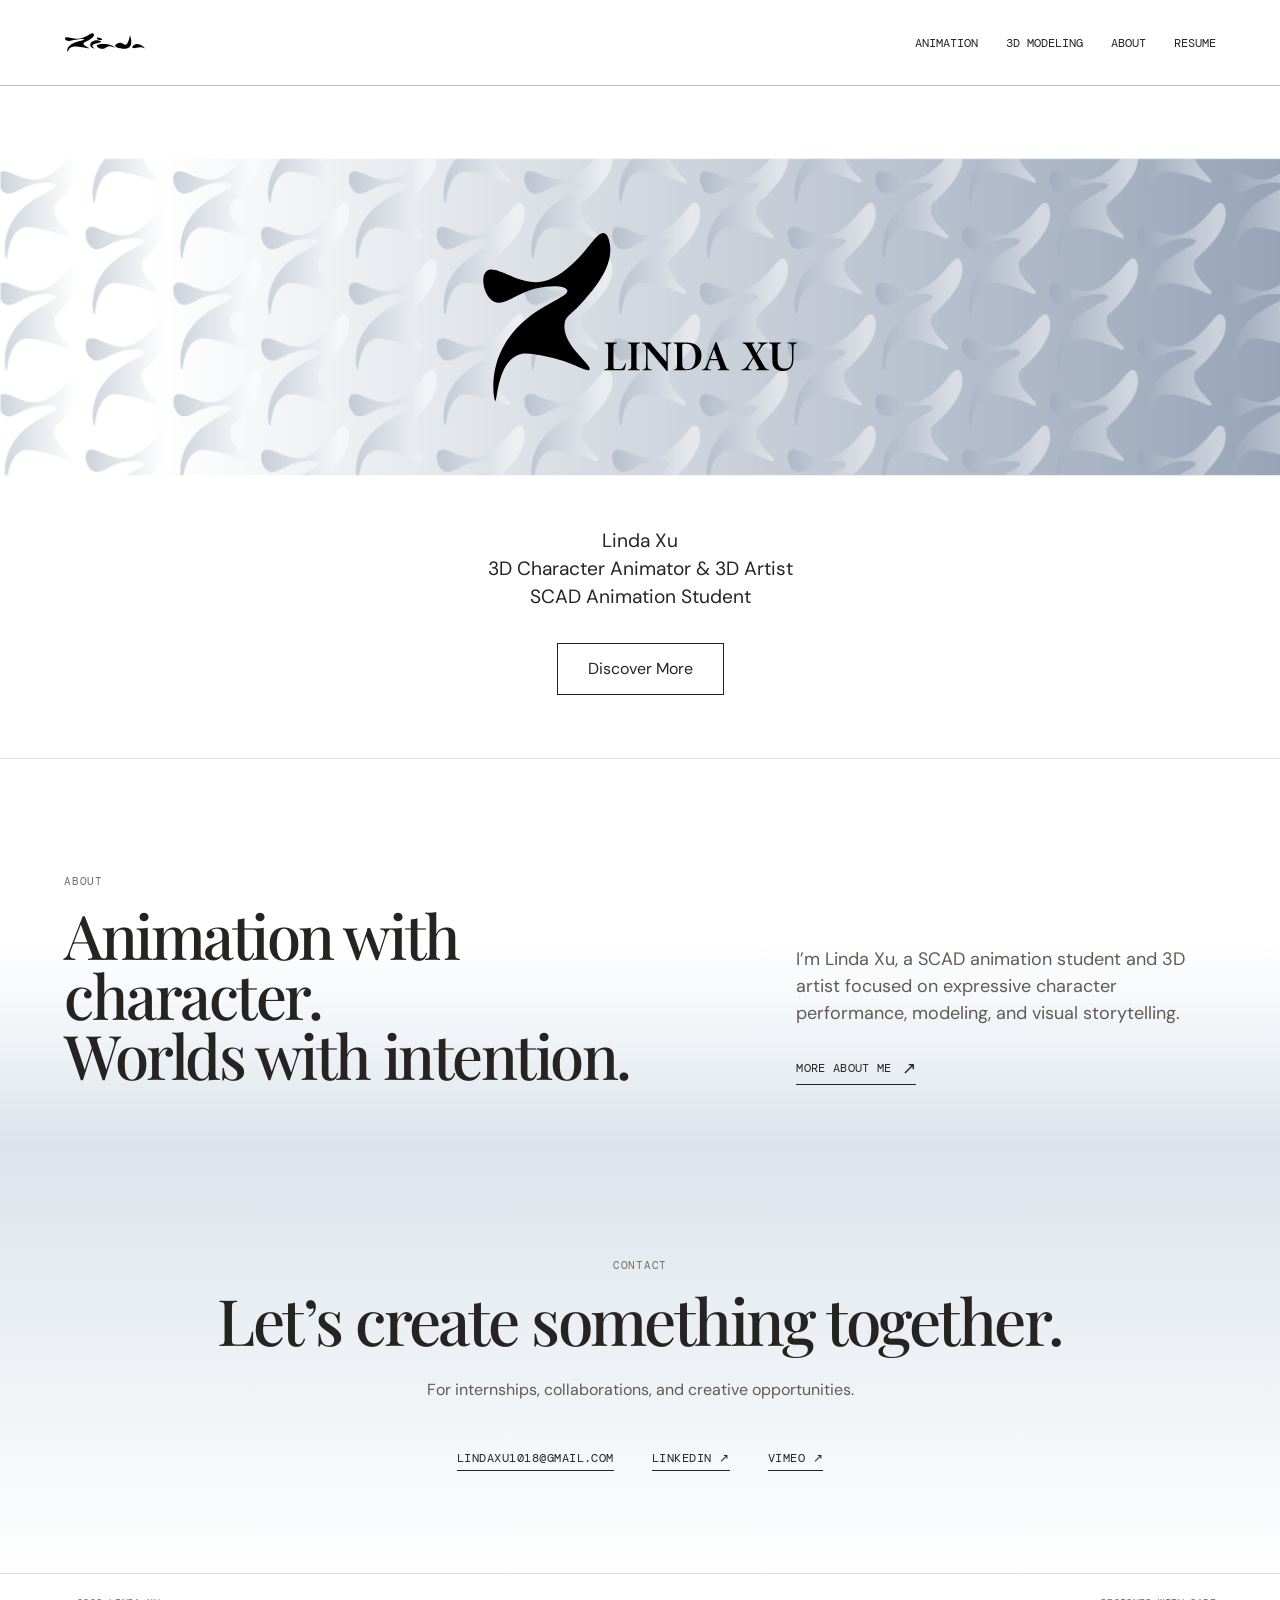
<file: index.html>
<!doctype html>
<html lang="en">
  <head>
    <meta charset="UTF-8" />
    <meta name="viewport" content="width=device-width, initial-scale=1.0" />
    <meta name="description" content="Linda Xu — 3D character animation and modeling portfolio." />
    <title>Linda Xu — Portfolio</title>
    <link rel="preconnect" href="https://fonts.googleapis.com" />
    <link rel="preconnect" href="https://fonts.gstatic.com" crossorigin />
    <link href="https://fonts.googleapis.com/css2?family=DM+Mono:wght@400;500&family=DM+Sans:opsz,wght@9..40,400;9..40,500;9..40,600&family=Playfair+Display:ital,wght@0,500;0,600;1,500&display=swap" rel="stylesheet" />
    <link rel="stylesheet" href="styles.css?v=20260924-1" />
  </head>
  <body class="home-page">
    <header class="site-header">
      <a class="brand" href="index.html" aria-label="Linda Xu home">
        <span class="logo-slot"><img src="assets/submark.svg" alt="Linda Xu submark" /></span>
      </a>
      <button class="menu-button" aria-label="Open navigation" aria-expanded="false">MENU</button>
      <nav class="site-nav" aria-label="Main navigation">
        <a href="animation.html">Animation</a>
        <a href="modeling.html">3D Modeling</a>
        <a href="about.html">About</a>
        <a href="resume.html">Resume</a>
      </nav>
    </header>

    <main>
      <section class="hero" id="home">
        <div class="hero-banner">
          <img class="hero-pattern" src="assets/linkedin-banner.png" alt="Linda Xu brand pattern" />
          <div class="hero-logo-lockup">
            <img src="assets/home-logo.svg" alt="Linda Xu logo" />
          </div>
        </div>
        <div class="hero-introduction">
          <p>Linda Xu</p>
          <p>3D Character Animator &amp; 3D Artist</p>
          <p>SCAD Animation Student</p>
          <a class="hero-button" href="animation.html">Discover More</a>
        </div>
      </section>

      <section class="home-about">
        <p class="eyebrow">ABOUT</p>
        <div class="home-about-grid">
          <h2>Animation with character.<br />Worlds with intention.</h2>
          <div>
            <p>I’m Linda Xu, a SCAD animation student and 3D artist focused on expressive character performance, modeling, and visual storytelling.</p>
            <a class="text-link" href="about.html">More about me <span>↗</span></a>
          </div>
        </div>
      </section>

      <section class="home-contact">
        <p class="eyebrow">CONTACT</p>
        <h2>Let’s create something together.</h2>
        <p class="home-contact-copy">For internships, collaborations, and creative opportunities.</p>
        <div class="home-contact-links">
          <a href="mailto:lindaxu1018@gmail.com">lindaxu1018@gmail.com</a>
          <a href="https://www.linkedin.com/in/linda-xu-125667327" target="_blank" rel="noopener noreferrer">LinkedIn ↗</a>
          <a href="#">Vimeo ↗</a>
        </div>
      </section>

      <section class="reel-section" id="animation">
        <div class="section-heading">
          <p class="eyebrow">01 / ANIMATION</p>
          <h2>Character Animation</h2>
          <p>Performance-driven work: weight, personality, timing, and clear visual storytelling.</p>
        </div>
        <div class="reel-video">
          <video controls playsinline preload="metadata" aria-label="Linda Xu demo reel">
            <source src="assets/videos/demo-reel-v6-with-music.mp4" type="video/mp4" />
            Your browser does not support HTML video.
          </video>
        </div>
        <div class="project-grid">
          <article class="project-card">
            <a href="#animation-project-1" class="thumb placeholder"><span>PROJECT THUMBNAIL</span><small>16:9 image or video still</small></a>
            <p class="project-number">01</p><h3>Run Through Environment</h3><p>Character Animation · 2026</p>
          </article>
          <article class="project-card">
            <a href="#animation-project-2" class="thumb placeholder"><span>PROJECT THUMBNAIL</span><small>16:9 image or video still</small></a>
            <p class="project-number">02</p><h3>Heavy Object</h3><p>Character Animation · 2026</p>
          </article>
          <article class="project-card">
            <a href="#animation-project-3" class="thumb placeholder"><span>PROJECT THUMBNAIL</span><small>16:9 image or video still</small></a>
            <p class="project-number">03</p><h3>Ostrich</h3><p>Character Animation · 2026</p>
          </article>
        </div>
        <a class="text-link all-work" href="#animation-project-1">View animation work <span>↘</span></a>
      </section>

      <section class="modeling-section" id="modeling">
        <div class="section-heading split-heading">
          <div><p class="eyebrow">02 / 3D MODELING</p><h2>World building,<br /><em>with intention.</em></h2></div>
          <p>Environment and prop work developed from form through texture, lighting, and final render.</p>
        </div>
        <div class="feature-project">
          <a href="#modeling-project-1" class="feature-image placeholder"><span>FEATURE PROJECT IMAGE</span><small>Wide render / environment detail</small></a>
          <div class="feature-copy"><p class="project-number">01 / MODELING</p><h3>Interior Environment</h3><p>One featured project gets a larger moment here, with room for a concise concept note and direct case-study link.</p><a class="text-link" href="#modeling-project-1">View project <span>↘</span></a></div>
        </div>
        <div class="project-grid two-up">
          <article class="project-card"><a href="#modeling-project-2" class="thumb placeholder"><span>PROJECT THUMBNAIL</span></a><p class="project-number">02</p><h3>Project Title</h3><p>Modeling · 2026</p></article>
          <article class="project-card"><a href="#modeling-project-3" class="thumb placeholder"><span>PROJECT THUMBNAIL</span></a><p class="project-number">03</p><h3>Project Title</h3><p>Modeling · 2026</p></article>
        </div>
      </section>

      <section class="project-template" id="animation-project-1">
        <p class="eyebrow">PROJECT DETAIL TEMPLATE</p>
        <h2>Use this space for a project page.</h2>
        <div class="detail-layout">
          <div class="placeholder detail-media"><span>VIDEO / HERO IMAGE</span><small>Embed a Vimeo / YouTube video or replace with an image</small></div>
          <div><p class="project-number">PROJECT TITLE · CATEGORY · YEAR</p><p>Include a short project overview, your role, the tools used, and the creative question you were exploring.</p><dl><div><dt>Role</dt><dd>Animator / Modeler</dd></div><div><dt>Tools</dt><dd>Maya, Blender, Adobe Suite</dd></div><div><dt>Focus</dt><dd>Timing, weight, environment</dd></div></dl></div>
        </div>
        <div class="detail-gallery"><div class="placeholder"><span>DETAIL IMAGE 01</span></div><div class="placeholder"><span>DETAIL IMAGE 02</span></div><div class="placeholder"><span>DETAIL IMAGE 03</span></div></div>
        <p class="template-note">Duplicate this section (or turn it into a separate page later) for each project. The card links above are already ready to point to each project.</p>
      </section>

      <section class="about-section" id="about">
        <div class="about-image placeholder"><span>PORTRAIT / STUDIO IMAGE</span><small>Optional: image, illustration, or pattern</small></div>
        <div><p class="eyebrow">03 / ABOUT</p><h2>Hi, I’m Linda.</h2><p class="large-copy">I’m a 3D artist interested in expressive character performance and carefully built spaces.</p><p>This is a placeholder for a concise bio: what you make, what excites you, your program or location, and the kinds of opportunities you’re looking for.</p><a class="text-link" href="mailto:lindaxu1018@gmail.com">Say hello <span>↗</span></a></div>
      </section>

      <section class="resume-section" id="resume">
        <p class="eyebrow">04 / RESUME</p><h2>Let’s work together.</h2>
        <p>Available for character animation, 3D modeling, and creative collaboration opportunities.</p>
        <div class="resume-actions"><a class="button" href="#">ANIMATION RESUME <span>↓</span></a><a class="button button-outline" href="#">MODELING RESUME <span>↓</span></a></div>
        <p class="contact-line"><a href="mailto:lindaxu1018@gmail.com">lindaxu1018@gmail.com</a> <span>·</span> <a href="https://www.linkedin.com/in/linda-xu-125667327" target="_blank" rel="noopener noreferrer">LinkedIn</a> <span>·</span> <a href="#">Vimeo</a></p>
      </section>
    </main>

    <footer><span>© 2026 LINDA XU</span><span>DESIGNED WITH CARE</span></footer>
    <script src="script.js"></script>
  </body>
</html>
</file>
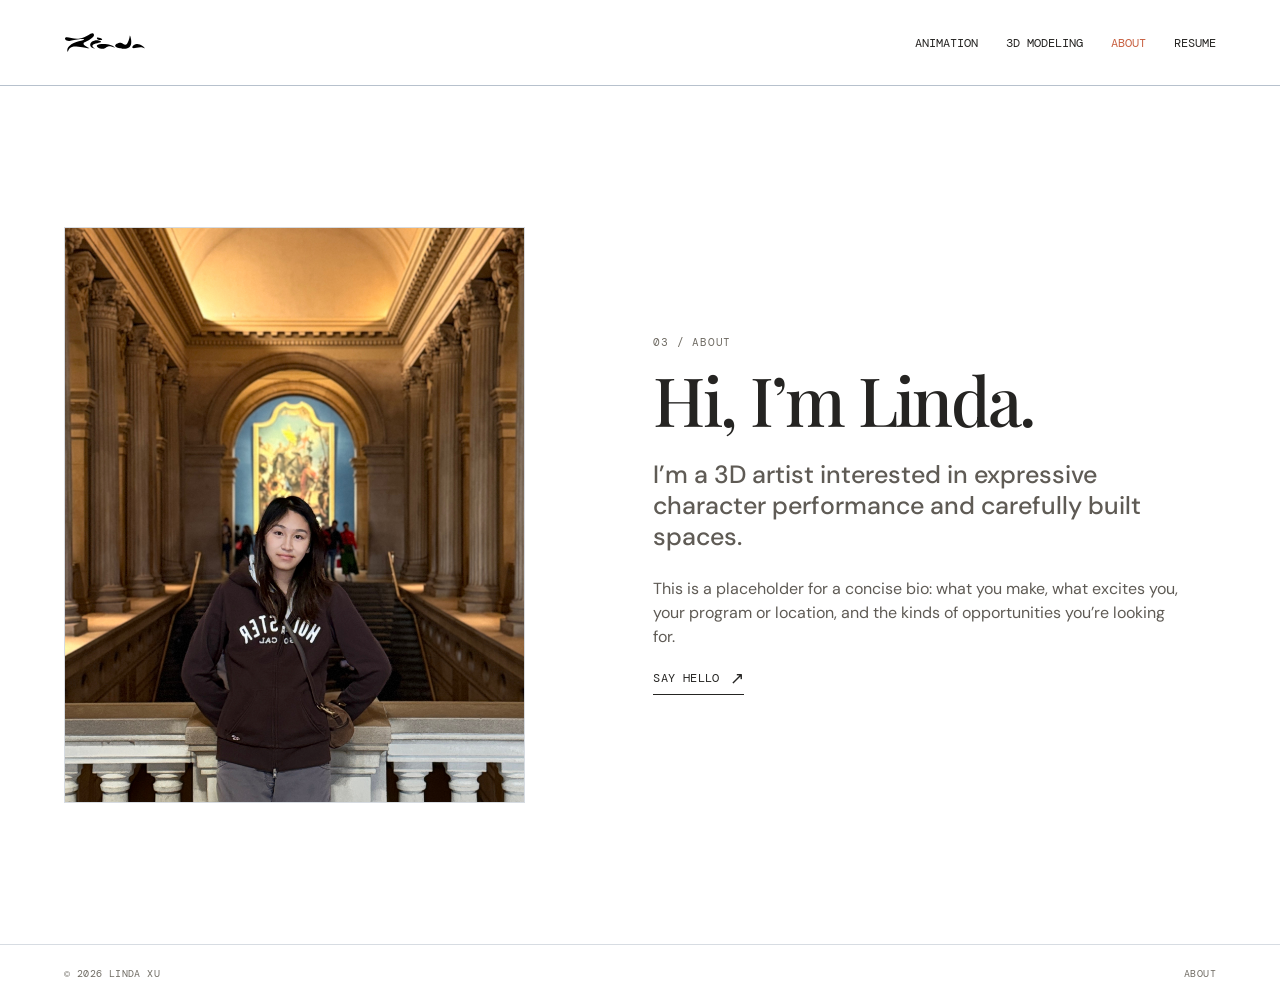
<file: about.html>
<!doctype html>
<html lang="en">
  <head>
    <meta charset="UTF-8" /><meta name="viewport" content="width=device-width, initial-scale=1.0" />
    <meta name="description" content="About Linda Xu, 3D Character Animator and 3D Artist." /><title>About — Linda Xu</title>
    <link rel="preconnect" href="https://fonts.googleapis.com" /><link rel="preconnect" href="https://fonts.gstatic.com" crossorigin />
    <link href="https://fonts.googleapis.com/css2?family=DM+Mono:wght@400;500&family=DM+Sans:opsz,wght@9..40,400;9..40,500;9..40,600&family=Playfair+Display:ital,wght@0,500;0,600;1,500&display=swap" rel="stylesheet" /><link rel="stylesheet" href="styles.css" />
  </head>
  <body class="about-page">
    <header class="site-header"><a class="brand" href="index.html" aria-label="Linda Xu home"><span class="logo-slot"><img src="assets/submark.svg" alt="Linda Xu submark" /></span></a><button class="menu-button" aria-label="Open navigation" aria-expanded="false">MENU</button><nav class="site-nav" aria-label="Main navigation"><a href="animation.html">Animation</a><a href="modeling.html">3D Modeling</a><a class="active" href="about.html">About</a><a href="resume.html">Resume</a></nav></header>
    <main><section class="about-section page-opening"><div class="about-image"><img src="assets/about-photo.jpg" alt="Linda Xu standing in a museum gallery" /></div><div><p class="eyebrow">03 / ABOUT</p><h2>Hi, I’m Linda.</h2><p class="large-copy">I’m a 3D artist interested in expressive character performance and carefully built spaces.</p><p>This is a placeholder for a concise bio: what you make, what excites you, your program or location, and the kinds of opportunities you’re looking for.</p><a class="text-link" href="mailto:lindaxu1018@gmail.com">Say hello <span>↗</span></a></div></section></main>
    <footer><span>© 2026 LINDA XU</span><span>ABOUT</span></footer><script src="script.js"></script>
  </body>
</html>
</file>
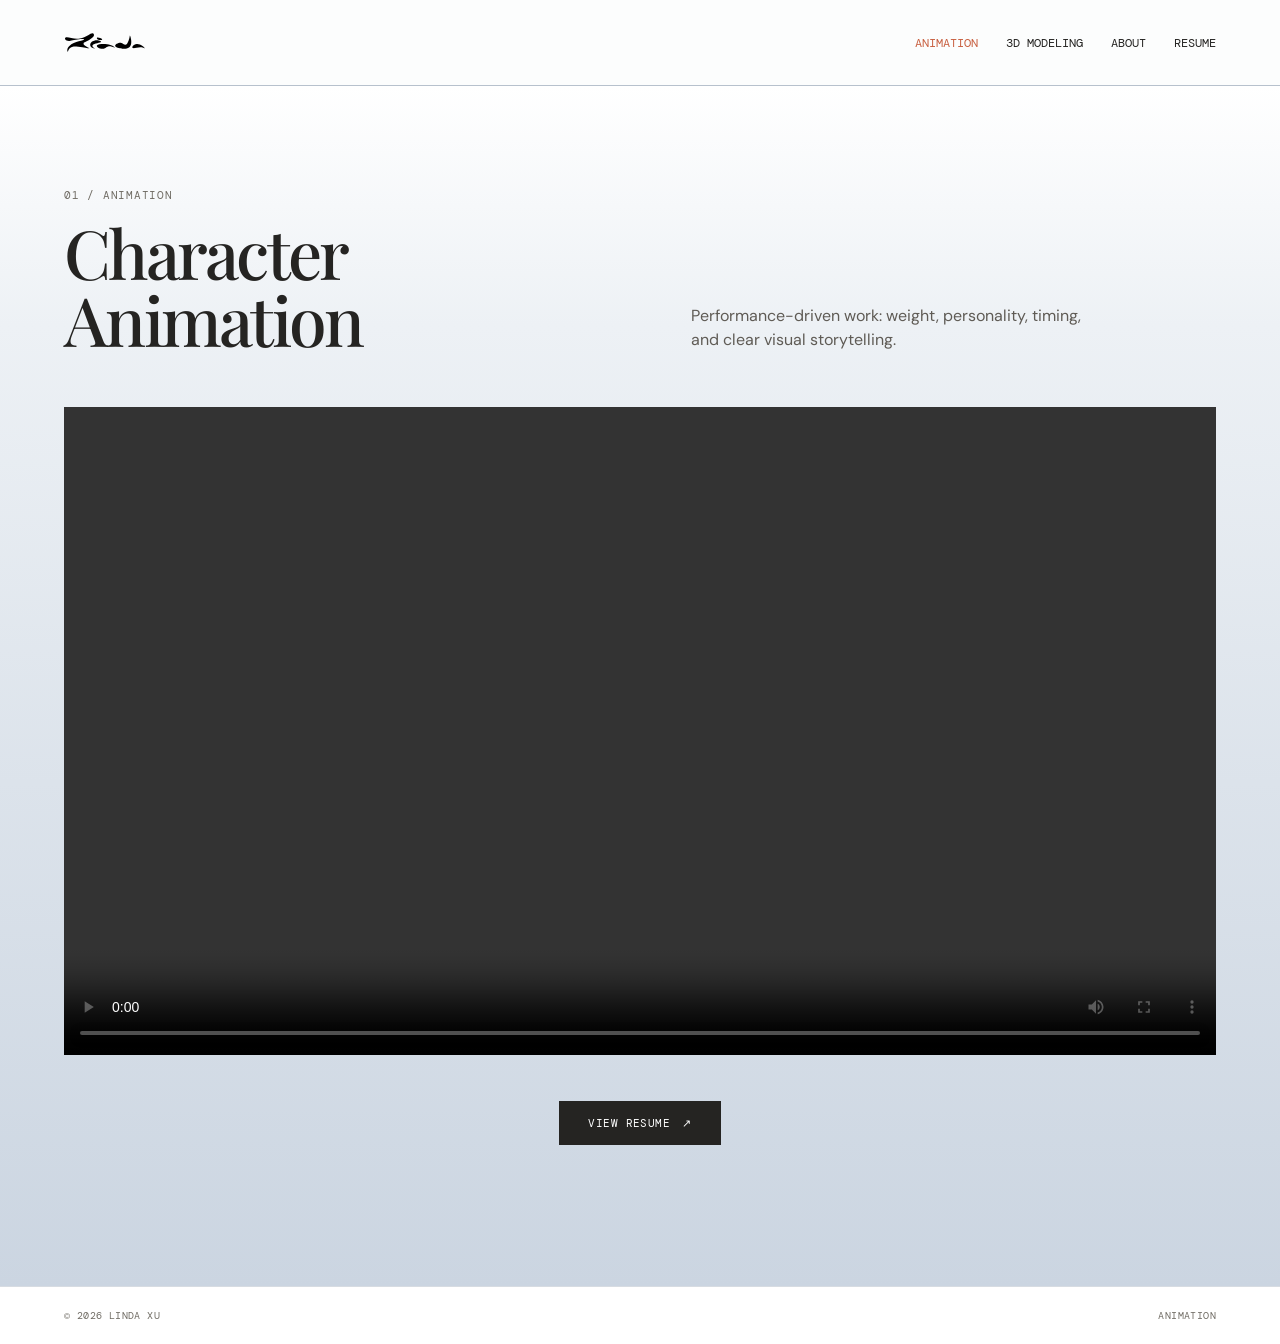
<file: animation.html>
<!doctype html>
<html lang="en">
  <head>
    <meta charset="UTF-8" />
    <meta name="viewport" content="width=device-width, initial-scale=1.0" />
    <meta name="description" content="Linda Xu — Character Animation portfolio." />
    <title>Animation — Linda Xu</title>
    <link rel="preconnect" href="https://fonts.googleapis.com" />
    <link rel="preconnect" href="https://fonts.gstatic.com" crossorigin />
    <link href="https://fonts.googleapis.com/css2?family=DM+Mono:wght@400;500&family=DM+Sans:opsz,wght@9..40,400;9..40,500;9..40,600&family=Playfair+Display:ital,wght@0,500;0,600;1,500&display=swap" rel="stylesheet" />
    <link rel="stylesheet" href="styles.css" />
  </head>
  <body class="animation-page">
    <header class="site-header">
      <a class="brand" href="index.html" aria-label="Linda Xu home"><span class="logo-slot"><img src="assets/submark.svg" alt="Linda Xu submark" /></span></a>
      <button class="menu-button" aria-label="Open navigation" aria-expanded="false">MENU</button>
      <nav class="site-nav" aria-label="Main navigation">
        <a class="active" href="animation.html">Animation</a><a href="modeling.html">3D Modeling</a><a href="about.html">About</a><a href="resume.html">Resume</a>
      </nav>
    </header>
    <main>
      <section class="reel-section page-opening">
        <div class="section-heading">
          <p class="eyebrow">01 / ANIMATION</p>
          <h2>Character Animation</h2>
          <p>Performance-driven work: weight, personality, timing, and clear visual storytelling.</p>
        </div>
        <div class="reel-video"><video controls playsinline preload="metadata" aria-label="Linda Xu demo reel"><source src="assets/videos/demo-reel-v6-with-music.mp4" type="video/mp4" />Your browser does not support HTML video.</video></div>
        <div class="animation-cta"><a class="animation-cta-link" href="resume.html">View Resume <span>↗</span></a></div>
      </section>
    </main>
    <footer><span>© 2026 LINDA XU</span><span>ANIMATION</span></footer>
    <script src="script.js"></script>
  </body>
</html>
</file>
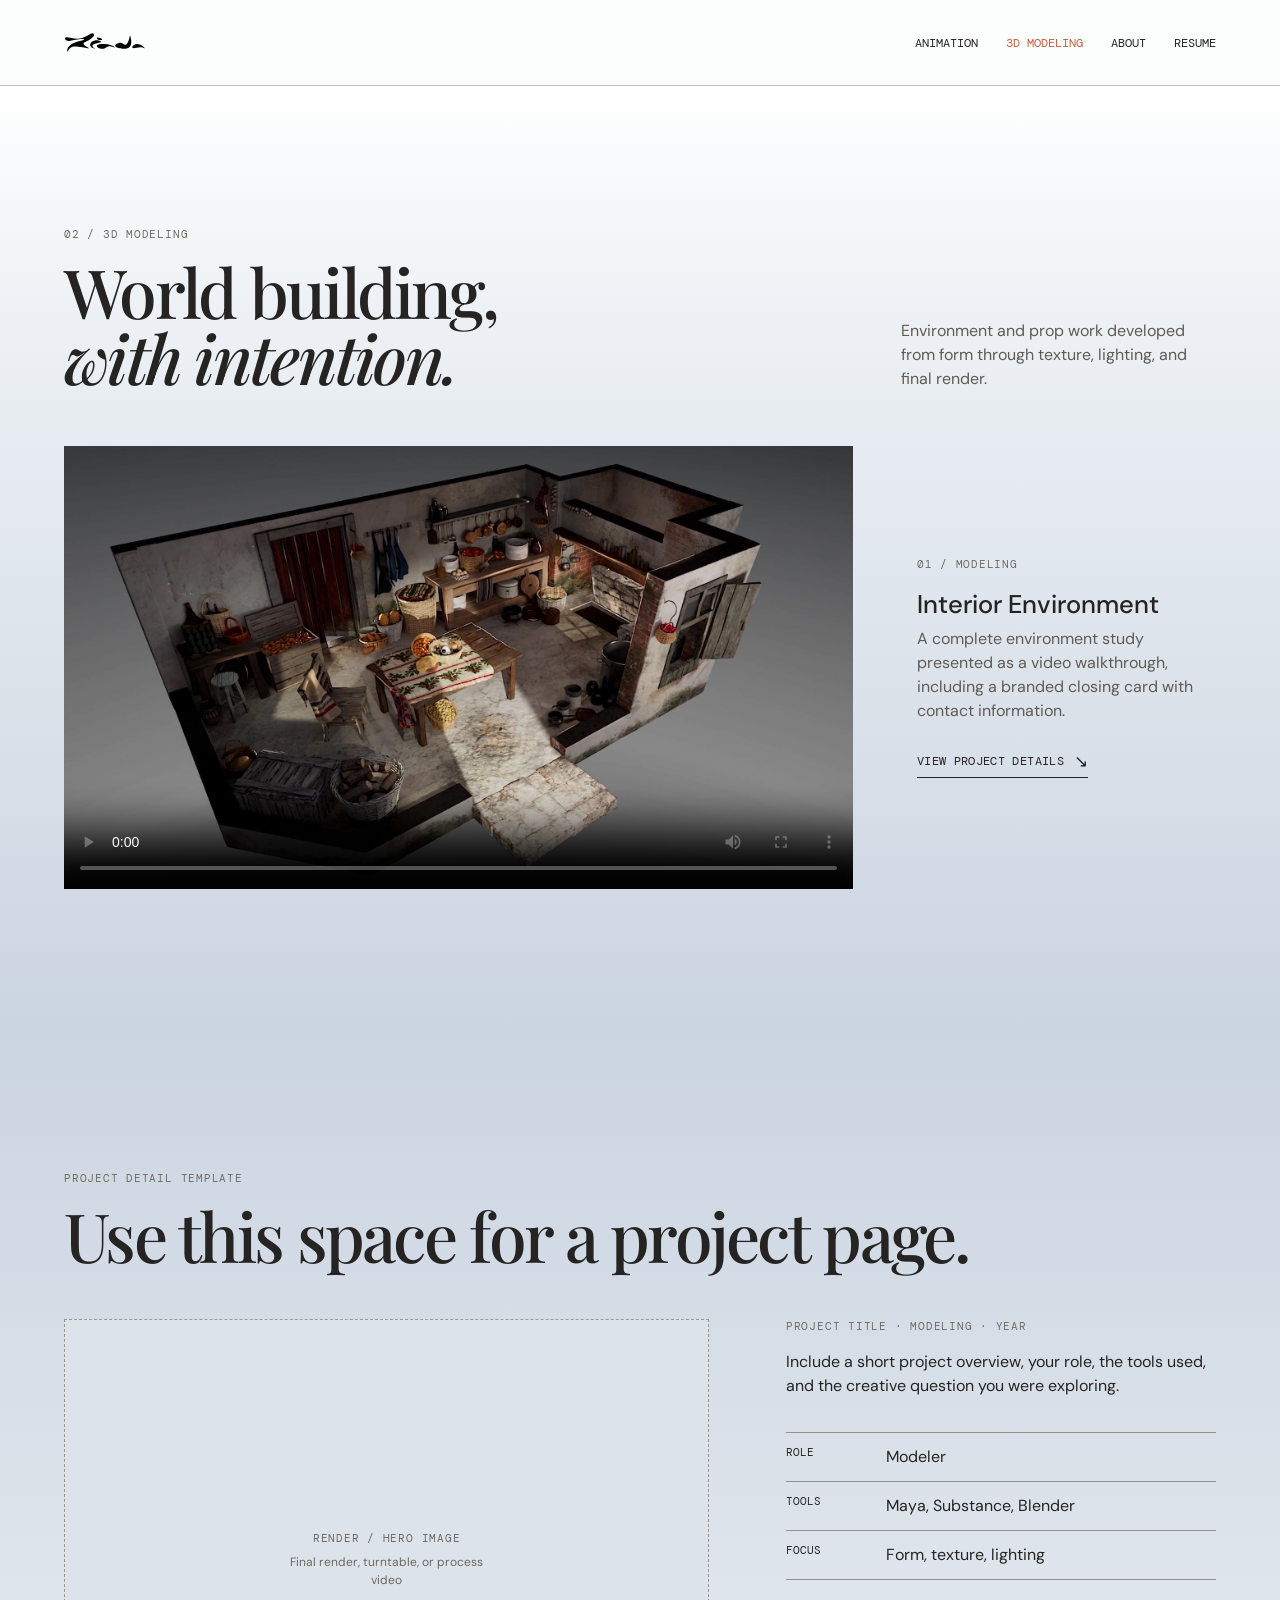
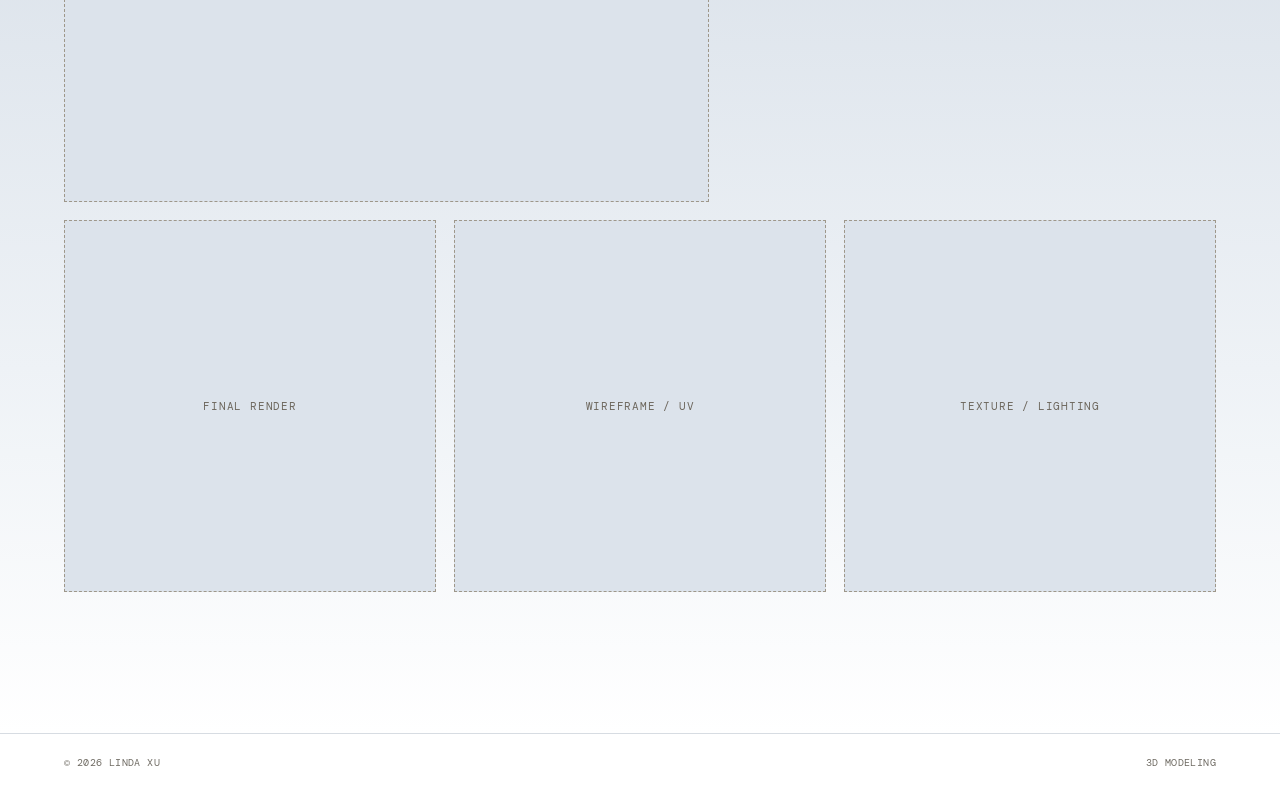
<file: modeling.html>
<!doctype html>
<html lang="en">
  <head>
    <meta charset="UTF-8" /><meta name="viewport" content="width=device-width, initial-scale=1.0" />
    <meta name="description" content="Linda Xu — 3D Modeling portfolio." /><title>3D Modeling — Linda Xu</title>
    <link rel="preconnect" href="https://fonts.googleapis.com" /><link rel="preconnect" href="https://fonts.gstatic.com" crossorigin />
    <link href="https://fonts.googleapis.com/css2?family=DM+Mono:wght@400;500&family=DM+Sans:opsz,wght@9..40,400;9..40,500;9..40,600&family=Playfair+Display:ital,wght@0,500;0,600;1,500&display=swap" rel="stylesheet" /><link rel="stylesheet" href="styles.css" />
  </head>
  <body class="modeling-page">
    <header class="site-header">
      <a class="brand" href="index.html" aria-label="Linda Xu home"><span class="logo-slot"><img src="assets/submark.svg" alt="Linda Xu submark" /></span></a>
      <button class="menu-button" aria-label="Open navigation" aria-expanded="false">MENU</button>
      <nav class="site-nav" aria-label="Main navigation"><a href="animation.html">Animation</a><a class="active" href="modeling.html">3D Modeling</a><a href="about.html">About</a><a href="resume.html">Resume</a></nav>
    </header>
    <main>
      <section class="modeling-section page-opening">
        <div class="section-heading split-heading"><div><p class="eyebrow">02 / 3D MODELING</p><h2>World building,<br /><em>with intention.</em></h2></div><p>Environment and prop work developed from form through texture, lighting, and final render.</p></div>
        <div class="feature-project"><div class="feature-video"><video controls playsinline preload="metadata" poster="assets/modeling-poster.jpg"><source src="assets/videos/interior-environment.mp4" type="video/mp4" />Your browser does not support HTML video.</video></div><div class="feature-copy"><p class="project-number">01 / MODELING</p><h3>Interior Environment</h3><p>A complete environment study presented as a video walkthrough, including a branded closing card with contact information.</p><a class="text-link" href="#project-detail">View project details <span>↘</span></a></div></div>
      </section>
      <section class="project-template" id="project-detail">
        <p class="eyebrow">PROJECT DETAIL TEMPLATE</p><h2>Use this space for a project page.</h2>
        <div class="detail-layout"><div class="placeholder detail-media"><span>RENDER / HERO IMAGE</span><small>Final render, turntable, or process video</small></div><div><p class="project-number">PROJECT TITLE · MODELING · YEAR</p><p>Include a short project overview, your role, the tools used, and the creative question you were exploring.</p><dl><div><dt>Role</dt><dd>Modeler</dd></div><div><dt>Tools</dt><dd>Maya, Substance, Blender</dd></div><div><dt>Focus</dt><dd>Form, texture, lighting</dd></div></dl></div></div>
        <div class="detail-gallery"><div class="placeholder"><span>FINAL RENDER</span></div><div class="placeholder"><span>WIREFRAME / UV</span></div><div class="placeholder"><span>TEXTURE / LIGHTING</span></div></div>
      </section>
    </main>
    <footer><span>© 2026 LINDA XU</span><span>3D MODELING</span></footer><script src="script.js"></script>
  </body>
</html>
</file>
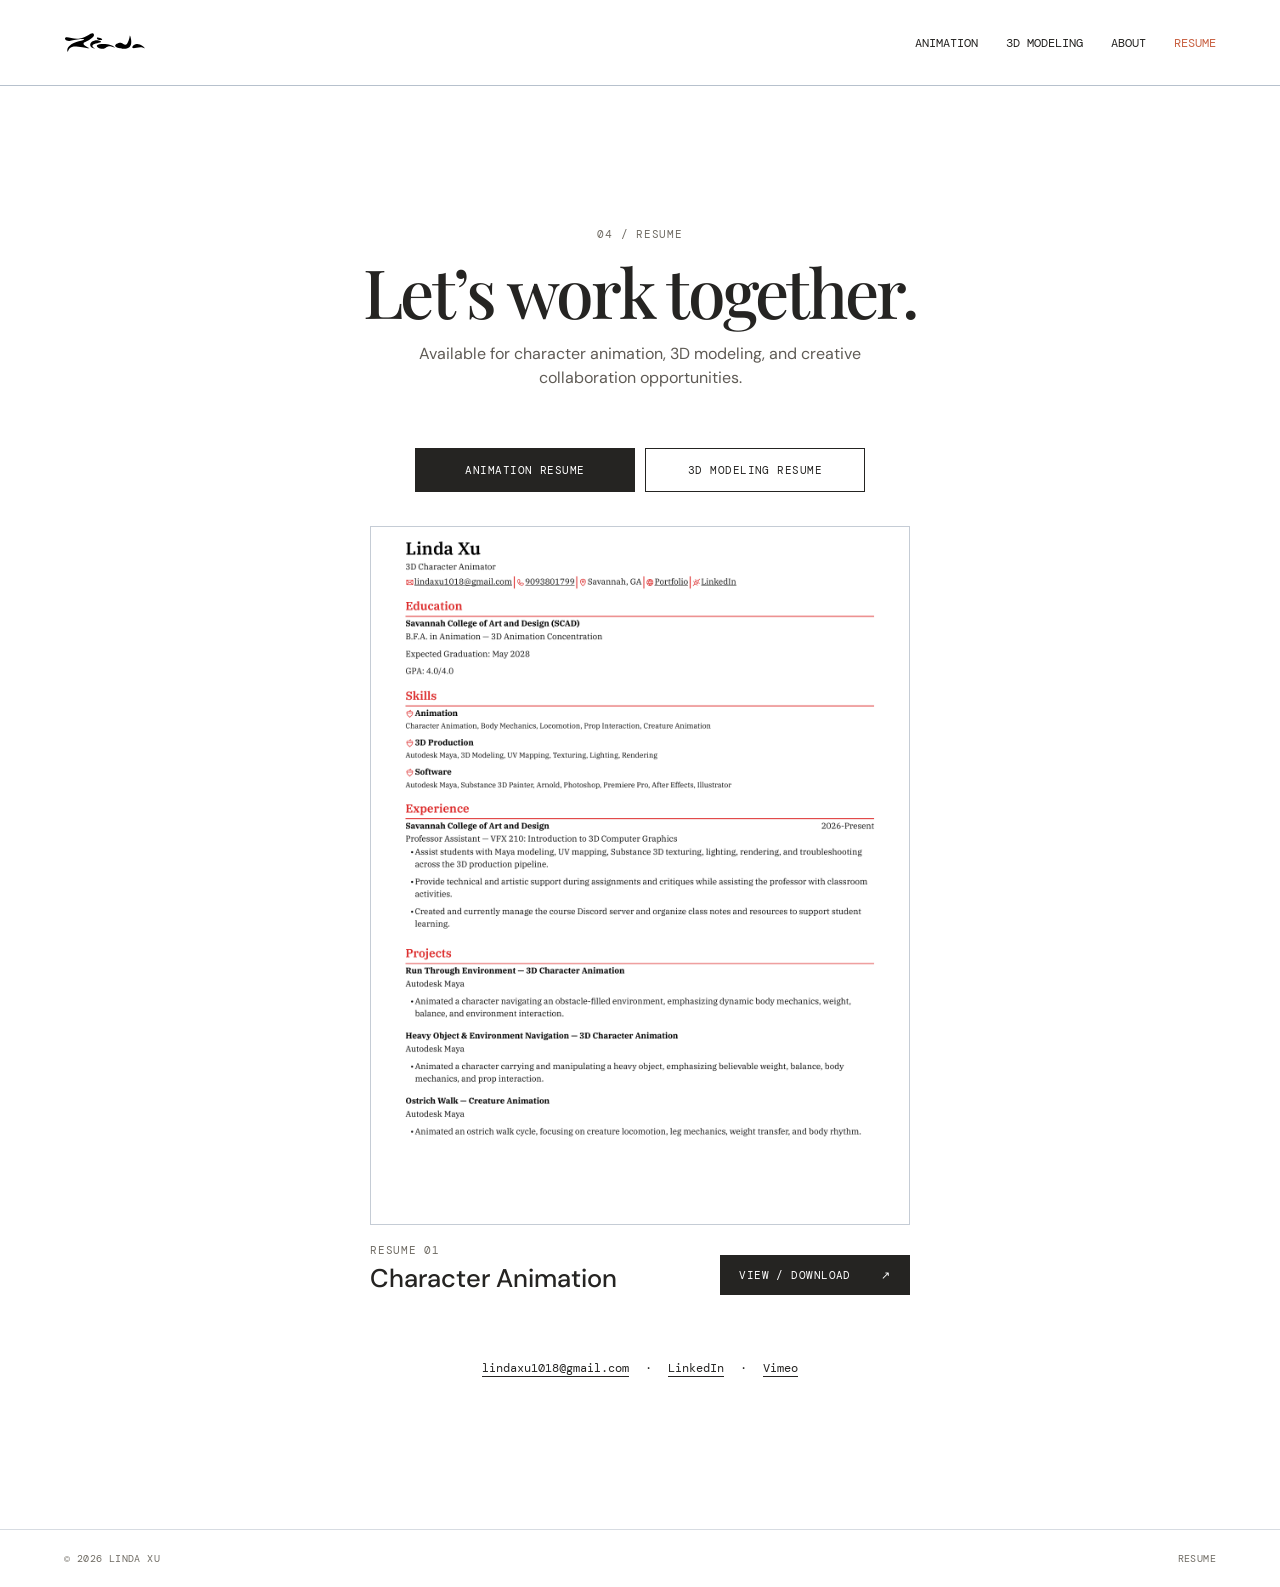
<file: resume.html>
<!doctype html>
<html lang="en">
  <head>
    <meta charset="UTF-8" /><meta name="viewport" content="width=device-width, initial-scale=1.0" />
    <meta name="description" content="Linda Xu — Resume and contact." /><title>Resume — Linda Xu</title>
    <link rel="preconnect" href="https://fonts.googleapis.com" /><link rel="preconnect" href="https://fonts.gstatic.com" crossorigin />
    <link href="https://fonts.googleapis.com/css2?family=DM+Mono:wght@400;500&family=DM+Sans:opsz,wght@9..40,400;9..40,500;9..40,600&family=Playfair+Display:ital,wght@0,500;0,600;1,500&display=swap" rel="stylesheet" /><link rel="stylesheet" href="styles.css?v=20260924-1" />
  </head>
  <body class="resume-page">
    <header class="site-header"><a class="brand" href="index.html" aria-label="Linda Xu home"><span class="logo-slot"><img src="assets/submark.svg" alt="Linda Xu submark" /></span></a><button class="menu-button" aria-label="Open navigation" aria-expanded="false">MENU</button><nav class="site-nav" aria-label="Main navigation"><a href="animation.html">Animation</a><a href="modeling.html">3D Modeling</a><a href="about.html">About</a><a class="active" href="resume.html">Resume</a></nav></header>
    <main><section class="resume-section page-opening"><p class="eyebrow">04 / RESUME</p><h2>Let’s work together.</h2><p>Available for character animation, 3D modeling, and creative collaboration opportunities.</p>
      <div class="resume-switcher" role="tablist" aria-label="Choose a resume">
        <button class="resume-tab active" type="button" role="tab" aria-selected="true" data-resume-target="animation-resume">Animation Resume</button>
        <button class="resume-tab" type="button" role="tab" aria-selected="false" data-resume-target="modeling-resume">3D Modeling Resume</button>
      </div>
      <div class="resume-viewer">
        <article class="resume-panel active" id="animation-resume" role="tabpanel">
          <div class="resume-document-slot"><a class="resume-preview" href="assets/resumes/animation-resume.pdf" target="_blank" rel="noopener noreferrer" aria-label="Open Linda Xu character animation resume PDF"><img src="assets/resumes/animation-resume-preview.png" alt="Preview of Linda Xu's character animation resume" /></a></div>
          <div class="resume-document-info"><div><p class="project-number">RESUME 01</p><h3>Character Animation</h3></div><a class="button" href="assets/resumes/animation-resume.pdf" target="_blank" rel="noopener noreferrer">VIEW / DOWNLOAD <span>↗</span></a></div>
        </article>
        <article class="resume-panel" id="modeling-resume" role="tabpanel" hidden>
          <div class="resume-document-slot"><a class="resume-preview" href="assets/resumes/modeling-resume.pdf" target="_blank" rel="noopener noreferrer" aria-label="Open Linda Xu 3D modeling resume PDF"><img src="assets/resumes/modeling-resume-preview.png" alt="Preview of Linda Xu's 3D modeling and environment resume" /></a></div>
          <div class="resume-document-info"><div><p class="project-number">RESUME 02</p><h3>3D Modeling &amp; Environment</h3></div><a class="button" href="assets/resumes/modeling-resume.pdf" target="_blank" rel="noopener noreferrer">VIEW / DOWNLOAD <span>↗</span></a></div>
        </article>
      </div>
      <p class="contact-line"><a href="mailto:lindaxu1018@gmail.com">lindaxu1018@gmail.com</a> <span>·</span> <a href="https://www.linkedin.com/in/linda-xu-125667327" target="_blank" rel="noopener noreferrer">LinkedIn</a> <span>·</span> <a href="#">Vimeo</a></p></section></main>
    <footer><span>© 2026 LINDA XU</span><span>RESUME</span></footer><script src="script.js"></script>
  </body>
</html>
</file>
<file: styles.css>
:root { --ink:#252422; --paper:#f6f4ef; --warm:#e7e1d6; --line:#c9c3b7; --accent:#c86142; --brand-blue:#97a4b7; --brand-mist:#e9edf2; }
* { box-sizing:border-box; } html { scroll-behavior:smooth; } body { margin:0; background:var(--paper); color:var(--ink); font:16px/1.5 "DM Sans", Arial,sans-serif; } a { color:inherit; text-decoration:none; } .site-header { height:86px; padding:0 5vw; display:flex; align-items:center; justify-content:space-between; border-bottom:1px solid var(--line); } .brand { display:flex; align-items:center; gap:13px; font:500 12px "DM Mono", monospace; letter-spacing:.13em; } .logo-slot { width:32px; height:32px; display:grid; place-items:center; overflow:hidden; border:1px solid #aab4c0; background:linear-gradient(135deg,#fff 8%,var(--brand-mist) 55%,var(--brand-blue)); font-size:0; letter-spacing:0; position:relative; } .logo-slot::before,.logo-slot::after { content:""; position:absolute; border:1.5px solid var(--ink); border-radius:61% 39% 58% 42% / 42% 60% 40% 58%; transform:rotate(-36deg); } .logo-slot::before { width:14px; height:21px; left:8px; top:4px; } .logo-slot::after { width:7px; height:12px; left:13px; top:10px; border-width:1px; } .site-nav { display:flex; gap:28px; font:12px "DM Mono", monospace; text-transform:uppercase; } .site-nav a:hover,.text-link:hover { color:var(--accent); } .menu-button { display:none; background:none; border:0; font:12px "DM Mono"; }
section { padding:11vw 5vw; } .hero { min-height:calc(100vh - 86px); display:grid; grid-template-columns:1.04fr .96fr; gap:8vw; align-items:center; padding-top:7vw; } .eyebrow,.project-number { margin:0 0 17px; color:#706c64; font:11px "DM Mono",monospace; letter-spacing:.07em; } h1,h2,h3,p { margin-top:0; } h1,h2 { font-family:"Playfair Display", Georgia,serif; font-weight:500; line-height:.98; letter-spacing:-.04em; } h1 { font-size:clamp(4rem,8.6vw,9.6rem); margin-bottom:30px; } h2 { font-size:clamp(2.8rem,5.3vw,6.4rem); margin-bottom:26px; } h3 { font:500 clamp(1.25rem,2vw,1.7rem) "DM Sans"; margin-bottom:6px; } em { font-weight:500; } .intro { max-width:390px; font-size:18px; color:#5f5b55; margin-bottom:31px; } .text-link { display:inline-flex; gap:10px; align-items:center; padding-bottom:5px; border-bottom:1px solid var(--ink); font:12px "DM Mono",monospace; letter-spacing:.03em; text-transform:uppercase; } .text-link span { font-size:17px; } .placeholder { background:var(--warm); border:1px dashed #9e978a; display:flex; flex-direction:column; align-items:center; justify-content:center; gap:8px; color:#6d675d; text-align:center; } .placeholder span { font:11px "DM Mono",monospace; letter-spacing:.07em; } .placeholder small { font-size:12px; max-width:210px; } .hero-art { aspect-ratio:4/5; position:relative; overflow:hidden; background:radial-gradient(ellipse 15% 22% at 23% 19%,transparent 49%,rgba(37,36,34,.9) 50% 53%,transparent 54%),radial-gradient(ellipse 14% 21% at 41% 39%,transparent 48%,rgba(37,36,34,.9) 49% 52%,transparent 53%),radial-gradient(ellipse 15% 23% at 65% 67%,transparent 49%,rgba(37,36,34,.9) 50% 53%,transparent 54%),linear-gradient(135deg,#fff 0%,var(--brand-mist) 43%,var(--brand-blue) 100%); } .hero-art:before { content:""; width:18%; aspect-ratio:1/1.55; border:2px solid var(--ink); border-radius:65% 35% 60% 40% / 43% 61% 39% 57%; transform:rotate(-35deg); position:absolute; left:42%; top:22%; } .hero-art > * { position:relative; background:rgba(246,244,239,.72); padding:8px 12px; }
.reel-section { background:#eee9df; } .section-heading { display:grid; grid-template-columns:1fr 1fr; column-gap:8vw; align-items:end; margin-bottom:55px; } .section-heading .eyebrow { grid-column:1/-1; } .section-heading h2 { margin:0; } .section-heading > p:last-child { max-width:400px; margin:0; color:#5f5b55; } .reel-placeholder { height:min(54vw,650px); background:#3b3935; color:#f4f1eb; border-color:#65615a; position:relative; } .reel-placeholder .play { width:66px; height:66px; display:grid; place-items:center; border:1px solid #f4f1eb; border-radius:100%; font-size:21px; padding-left:4px; } .reel-placeholder div { position:absolute; left:24px; bottom:20px; display:flex; flex-direction:column; align-items:flex-start; text-align:left; font:11px "DM Mono"; letter-spacing:.05em; } .reel-placeholder small { margin-top:5px; color:#c5c0b8; } .project-grid { display:grid; grid-template-columns:repeat(3,1fr); gap:24px; margin-top:36px; } .thumb { aspect-ratio:4/3; transition:transform .2s ease; } .thumb:hover { transform:translateY(-5px); } .project-card .project-number { margin:14px 0 6px; } .project-card > p:last-child { color:#706c64; font-size:14px; } .all-work { margin-top:52px; } .modeling-section { background:var(--paper); } .split-heading { grid-template-columns:1.4fr .6fr; } .split-heading h2 { margin:0; } .feature-project { display:grid; grid-template-columns:1.45fr .55fr; gap:5vw; align-items:center; } .feature-image { aspect-ratio:16/10; } .feature-copy p:not(.project-number) { color:#5f5b55; margin-bottom:25px; } .two-up { grid-template-columns:repeat(2,1fr); max-width:72%; margin-left:auto; }
.reel-video { width:100%; aspect-ratio:16/9; overflow:hidden; background:#252422; }
.reel-video video { width:100%; height:100%; display:block; object-fit:contain; }
.animation-cta { display:flex; justify-content:center; padding-top:46px; }
.animation-cta-link { display:inline-flex; align-items:center; gap:12px; padding:14px 28px; background:var(--ink); color:#fff; border:1px solid var(--ink); font:11px "DM Mono",monospace; letter-spacing:.04em; text-transform:uppercase; transition:.2s ease; }
.animation-cta-link:hover { background:transparent; color:var(--ink); }
.about-image { aspect-ratio:auto; overflow:hidden; background:#eef1f4; border:1px solid #d7dce2; }
.about-image img { width:100%; height:auto; display:block; }
.project-template { background:#ded7ca; } .detail-layout { display:grid; grid-template-columns:1.2fr .8fr; gap:6vw; align-items:start; margin-top:50px; } .detail-media { aspect-ratio:4/3; } dl { border-top:1px solid #989084; margin:34px 0 0; } dl div { display:grid; grid-template-columns:100px 1fr; padding:12px 0; border-bottom:1px solid #989084; } dt { font:11px "DM Mono"; text-transform:uppercase; } dd { margin:0; } .detail-gallery { display:grid; grid-template-columns:repeat(3,1fr); gap:18px; margin-top:18px; } .detail-gallery div { aspect-ratio:1; } .template-note { max-width:620px; color:#625d54; margin:30px 0 0 auto; font-size:13px; }
.about-section { display:grid; grid-template-columns:.82fr 1fr; gap:10vw; align-items:center; } .about-image { aspect-ratio:4/5; } .about-section > div:last-child { max-width:530px; } .large-copy { font:500 25px/1.25 "DM Sans"; } .about-section p:not(.eyebrow) { color:#5f5b55; } .resume-section { text-align:center; background:var(--ink); color:#f7f5f0; } .resume-section h2 { margin-bottom:18px; } .resume-section > p:not(.eyebrow):not(.contact-line) { margin:0 auto 35px; max-width:450px; color:#c9c4bb; } .resume-section .eyebrow { color:#bdb7ad; } .resume-actions { display:flex; justify-content:center; gap:12px; flex-wrap:wrap; } .button { min-width:210px; padding:13px 16px; background:#f7f5f0; color:var(--ink); font:11px "DM Mono"; letter-spacing:.04em; } .button span { padding-left:23px; } .button-outline { background:transparent; color:#f7f5f0; border:1px solid #f7f5f0; } .contact-line { margin-top:65px!important; font:12px "DM Mono"; } .contact-line a { text-decoration:underline; text-underline-offset:4px; } .contact-line span { margin:0 9px; } footer { display:flex; justify-content:space-between; padding:22px 5vw; background:var(--ink); color:#ada79f; border-top:1px solid #4a4844; font:10px "DM Mono"; letter-spacing:.04em; }
@media (max-width:700px) { .site-header { height:68px; } .site-nav { display:none; } .menu-button { display:block; } .site-nav.open { display:flex; position:absolute; z-index:2; top:68px; left:0; right:0; padding:25px 5vw; background:var(--paper); border-bottom:1px solid var(--line); flex-direction:column; } section { padding:19vw 5vw; } .hero,.section-heading,.feature-project,.detail-layout,.about-section { grid-template-columns:1fr; gap:35px; } .hero { min-height:auto; padding-top:15vw; } .hero-art { order:-1; } h1 { font-size:18vw; } .section-heading h2 { margin-bottom:10px; } .project-grid { grid-template-columns:1fr; } .two-up { max-width:none; margin-left:0; } .feature-copy { max-width:420px; } .detail-gallery { grid-template-columns:1fr; } footer { flex-direction:column; gap:9px; } }

/* The pale gray-blue field and organic submark mirror the existing Wix branding. */
:root { --paper:#e9edf2; --warm:#dce3eb; --line:#b7c1cd; }
.site-header { background:rgba(233,237,242,.9); }
.logo-slot { width:116px; height:42px; border:0; background:none; position:static; }
.logo-slot::before,.logo-slot::after { content:none; }
.logo-slot img { width:100%; height:100%; object-fit:contain; display:block; }
.reel-section { background:#dce3eb; }

/* Home follows the original Wix composition. */
:root { --paper:#fff; }
body { background:#fff; }
.site-header { background:rgba(255,255,255,.95); }
.logo-slot { width:82px; height:28px; }
.hero { min-height:auto; display:block; padding:8vh 0 7vh; background:#fff; }
.hero-banner { width:100%; position:relative; overflow:hidden; }
.hero-pattern { width:100%; height:auto; min-height:250px; object-fit:cover; display:block; }
.hero-logo-lockup { position:absolute; inset:0; display:flex; align-items:center; justify-content:center; padding:clamp(14px,2vw,30px); }
.hero-logo-lockup img { width:min(35vw,380px); height:100%; object-fit:contain; }
.hero-introduction { margin:clamp(38px,4vw,62px) auto 0; padding:0 24px; text-align:center; }
.hero-introduction p { margin:0; font-size:clamp(1rem,1.5vw,1.35rem); line-height:1.45; }
.hero-button { display:inline-block; margin-top:32px; padding:13px 30px; border:1px solid var(--ink); font-size:16px; transition:.2s ease; }
.hero-button:hover { background:var(--ink); color:#fff; }
.reel-section { background:linear-gradient(to bottom,#fff 0%,#edf1f5 20%,#dce3eb 58%,#cbd5e1 100%); padding-top:8vw; scroll-margin-top:86px; }
.modeling-section { background:#cbd5e1; }
.project-template { background:linear-gradient(to bottom,#cbd5e1 0%,#dce3eb 38%,#eef2f6 72%,#fff 100%); }
.about-section { background:#fff; }
.resume-section { background:#fff; color:var(--ink); }
.resume-section .eyebrow { color:#706c64; }
.resume-section > p:not(.eyebrow):not(.contact-line) { color:#5f5b55; }
.resume-section .button { background:var(--ink); color:#fff; }
.resume-section .button-outline { background:transparent; color:var(--ink); border-color:var(--ink); }
footer { background:#fff; color:#706c64; border-top-color:#d7dce2; }

@media (max-width:700px) {
  .logo-slot { width:68px; height:24px; }
  .hero { padding:7vh 0 6vh; }
  .hero-pattern { min-height:190px; }
  .hero-logo-lockup { padding:10px; }
  .hero-logo-lockup img { width:min(42vw,240px); height:100%; }
  .hero-introduction { margin-top:36px; }
  .hero-button { margin-top:28px; }
}

/* Multi-page navigation and page shells. */
.home-page main > section:not(.hero):not(.home-about):not(.home-contact) { display:none; }
.site-nav a.active { color:var(--accent); }
.page-opening { min-height:calc(100vh - 86px); }
.animation-page { background:#cbd5e1; }
.modeling-page { background:#cbd5e1; }
.about-page,.resume-page { background:#fff; }
.about-page .about-section,.resume-page .resume-section { min-height:calc(100vh - 130px); }

/* Home introduction and contact. */
.home-about { padding-top:9vw; padding-bottom:4.5vw; background:linear-gradient(to bottom,#fff 0%,#fff 48%,#eef2f6 76%,#dce3eb 100%); border-top:1px solid #e2e5e9; }
.home-about-grid { display:grid; grid-template-columns:1.2fr .8fr; gap:8vw; align-items:end; }
.home-about-grid h2 { margin:0; font-size:clamp(2.5rem,4.8vw,5.8rem); }
.home-about-grid > div { max-width:460px; }
.home-about-grid > div > p { color:#5f5b55; font-size:18px; margin-bottom:28px; }
.home-contact { margin:0; padding:9vw 5vw 8vw; text-align:center; background:linear-gradient(to bottom,#dce3eb 0%,#e8edf2 34%,#f5f7f9 72%,#fff 100%); border:0; }
.home-contact h2 { max-width:920px; margin-left:auto; margin-right:auto; font-size:clamp(2.8rem,5vw,5.6rem); }
.home-contact-copy { color:#5f5b55; font-size:16px; }
.home-contact-links { display:flex; justify-content:center; gap:38px; margin-top:48px; font:12px "DM Mono",monospace; letter-spacing:.04em; text-transform:uppercase; }
.home-contact-links a { border-bottom:1px solid currentColor; padding-bottom:4px; }

/* Separate page color flow. */
.modeling-page .modeling-section { background:linear-gradient(to bottom,#fff 0%,#edf1f5 24%,#dce3eb 62%,#cbd5e1 100%); }

/* Replace each resume slot with an embedded PDF or linked preview later. */
.resume-page .resume-section { text-align:left; }
.resume-page .resume-section > .eyebrow,.resume-page .resume-section > h2,.resume-page .resume-section > p { text-align:center; }
.resume-document-grid { display:grid; grid-template-columns:repeat(2,minmax(0,1fr)); gap:28px; margin:70px auto 0; max-width:1200px; }
.resume-document-card { min-width:0; }
.resume-document-slot { aspect-ratio:8.5/11; display:flex; flex-direction:column; align-items:center; justify-content:center; gap:9px; overflow:hidden; background:#eef1f4; border:1px solid #c5ccd5; color:#6c7480; }
.resume-document-slot span { font:12px "DM Mono",monospace; letter-spacing:.07em; }
.resume-document-slot small { font-size:13px; }
.resume-preview { width:100%; height:100%; display:block; background:#fff; }
.resume-preview img { width:100%; height:100%; display:block; object-fit:contain; }
.resume-document-info { display:flex; align-items:flex-end; justify-content:space-between; gap:20px; padding-top:18px; }
.resume-document-info .project-number { margin-bottom:5px; }
.resume-document-info h3 { margin:0; }
.resume-document-info .button { min-width:190px; text-align:center; }
.resume-page .contact-line { text-align:center!important; }
.feature-video { aspect-ratio:16/9; overflow:hidden; background:#252422; }
.feature-video video { width:100%; height:100%; display:block; object-fit:contain; }
.resume-switcher { display:flex; justify-content:center; gap:10px; margin:58px auto 34px; }
.resume-tab { min-width:220px; padding:14px 22px; border:1px solid var(--ink); background:#fff; color:var(--ink); font:11px "DM Mono",monospace; letter-spacing:.04em; text-transform:uppercase; cursor:pointer; }
.resume-tab.active { background:var(--ink); color:#fff; }
.resume-viewer { width:min(620px,100%); margin:0 auto; }
.resume-panel[hidden] { display:none; }
.resume-panel .resume-document-slot { width:min(100%,540px); margin:0 auto; }
.resume-panel .resume-document-info { width:min(100%,540px); margin:0 auto; }

@media (max-width:700px) {
  .home-about-grid,.resume-document-grid { grid-template-columns:1fr; }
  .home-contact-links { flex-direction:column; align-items:center; gap:18px; }
  .home-contact { margin:0; padding:15vw 5vw 13vw; }
  .resume-document-info { align-items:flex-start; flex-direction:column; }
  .resume-switcher { flex-direction:column; }
  .resume-tab { width:100%; }
}

/* Deployment refresh: homepage lockup sizing updated. */

/* About portrait: crop the wide photo around Linda while keeping the original asset intact. */
.about-image { aspect-ratio:4/5; }
.about-image img { width:100%; height:100%; object-fit:cover; object-position:center center; display:block; }
</file>
